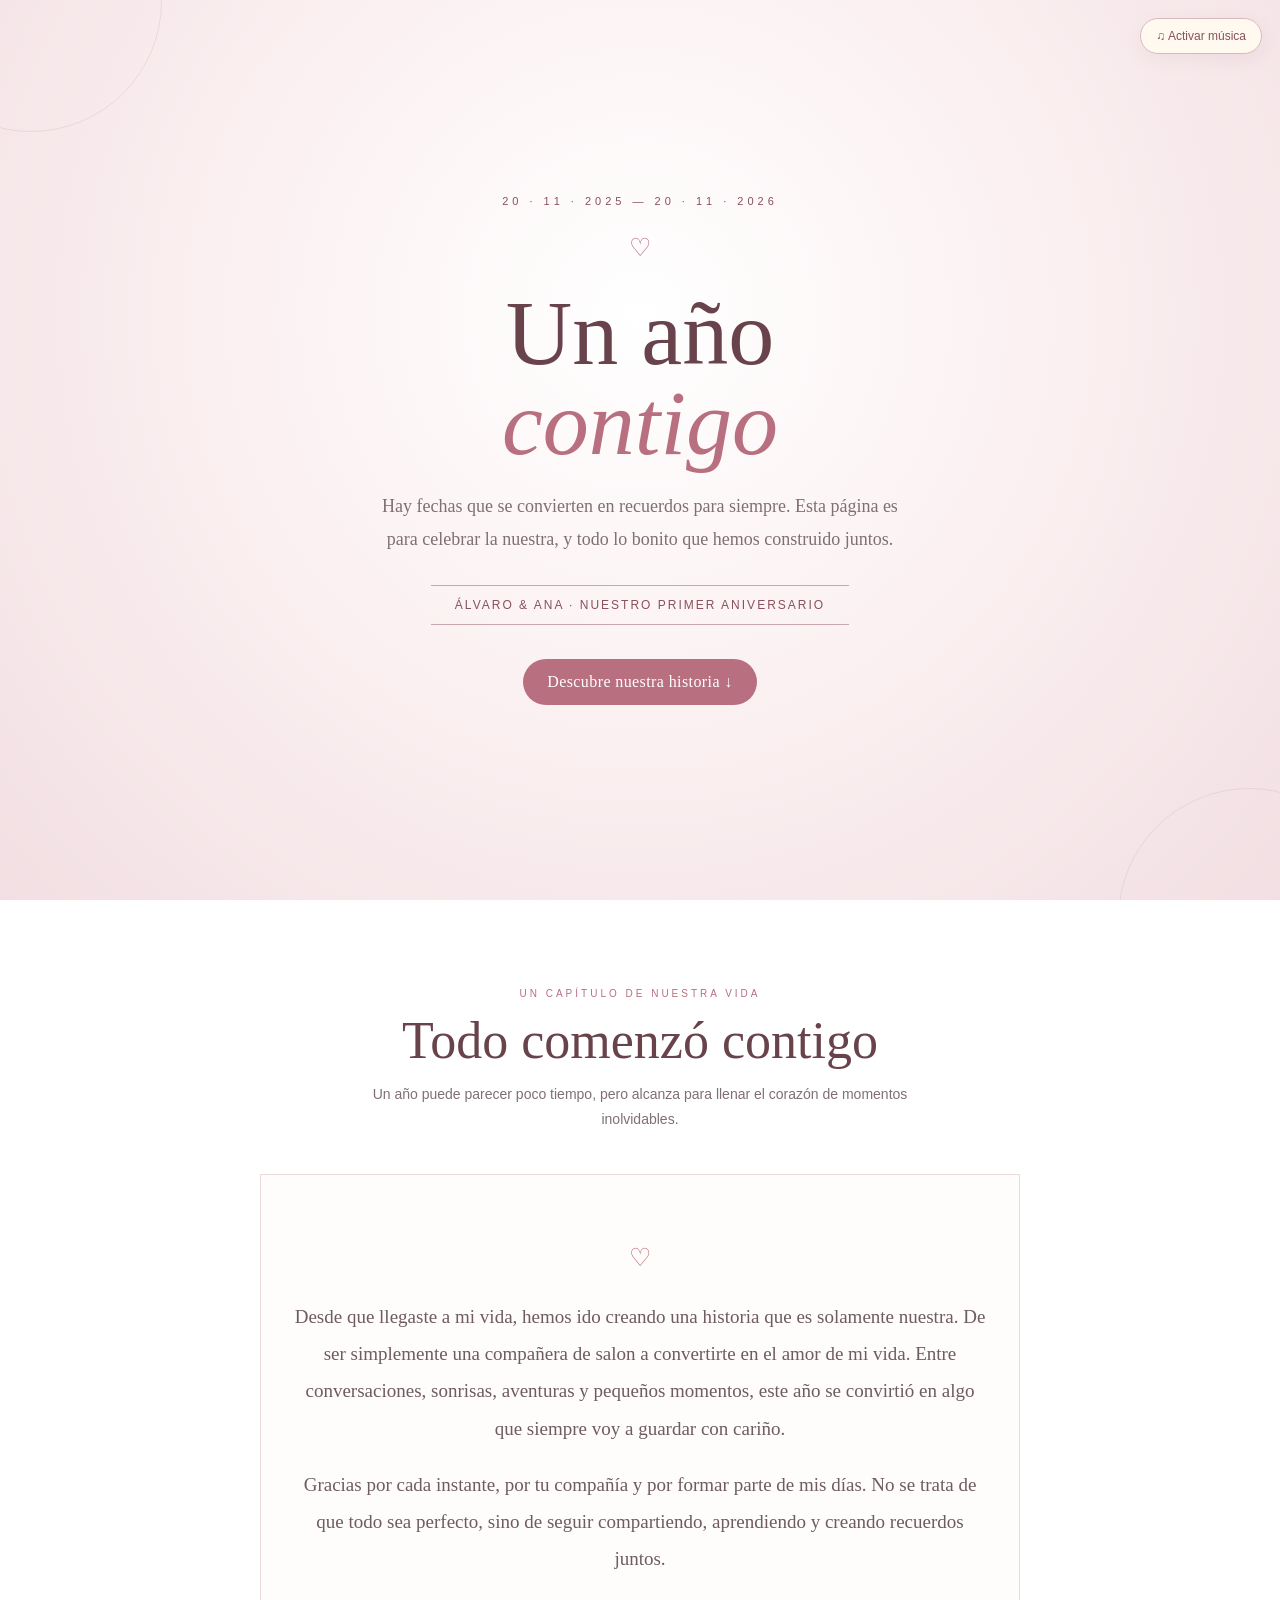
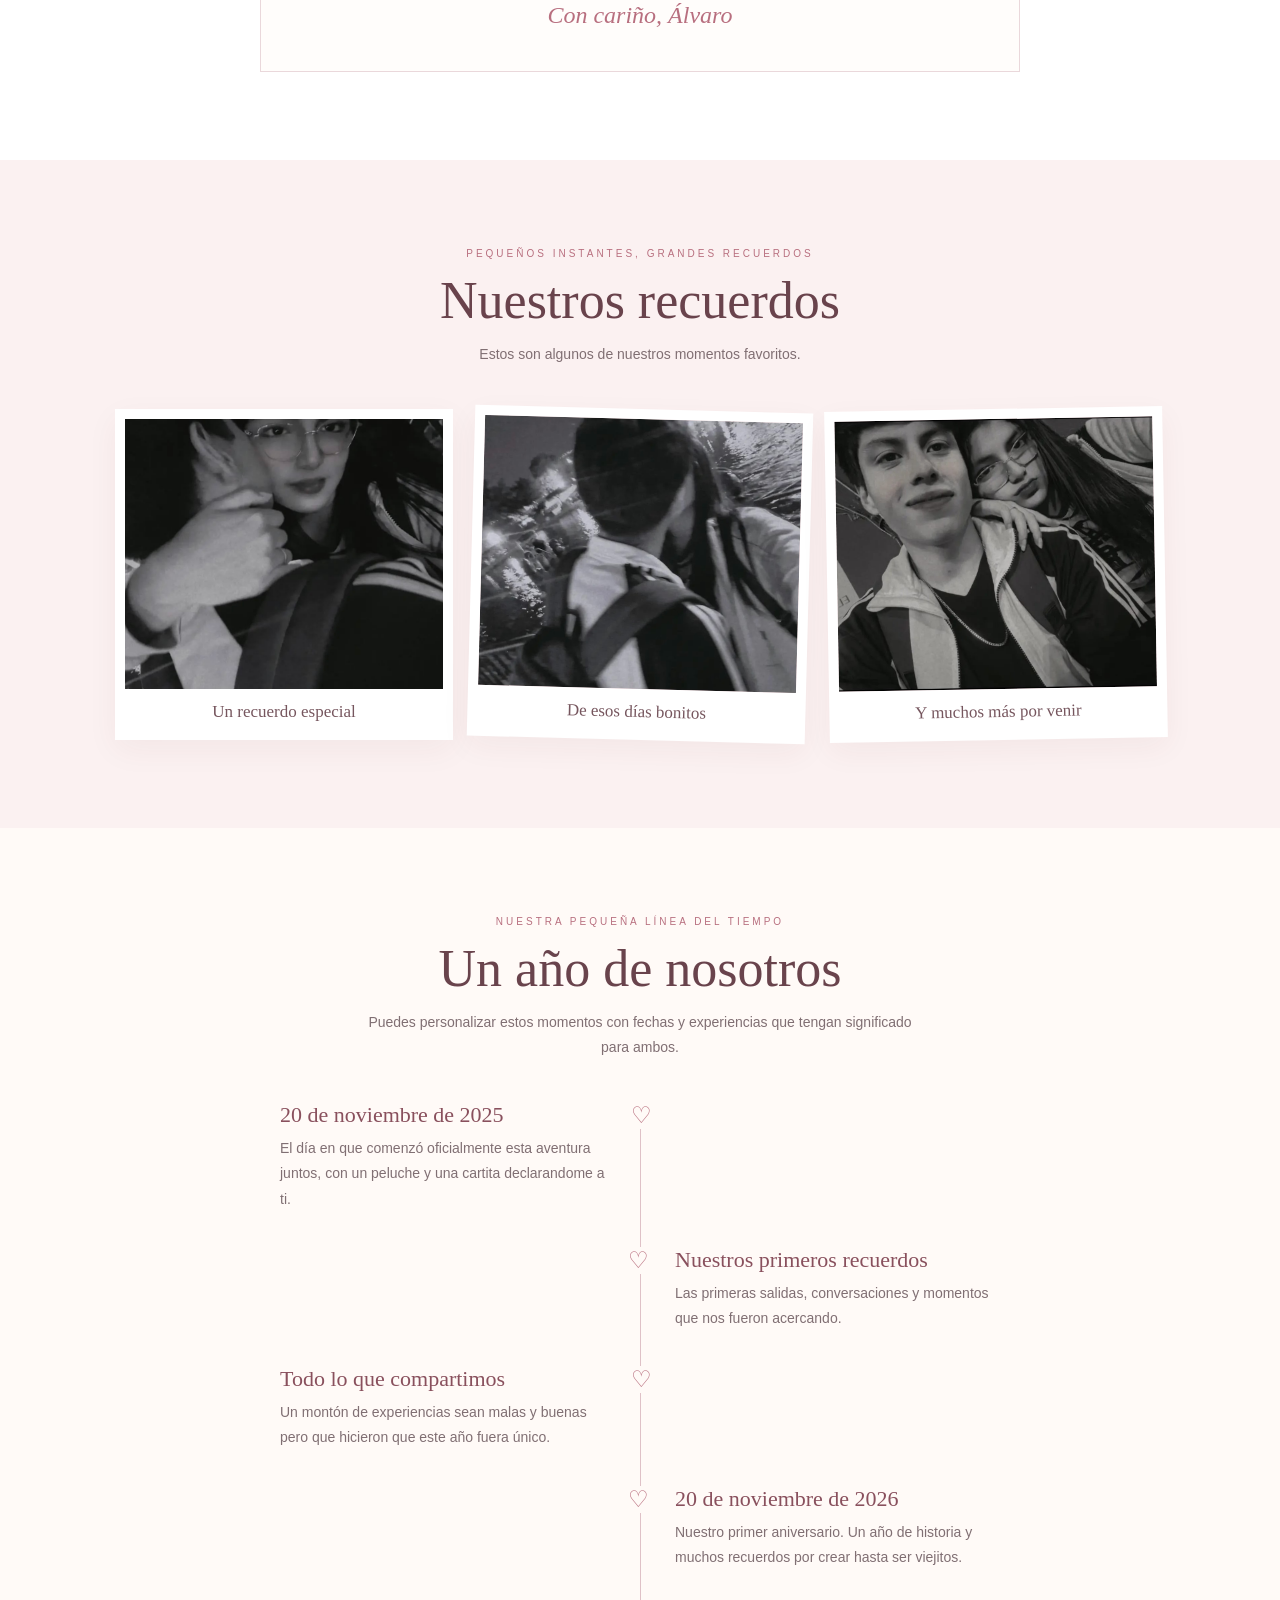
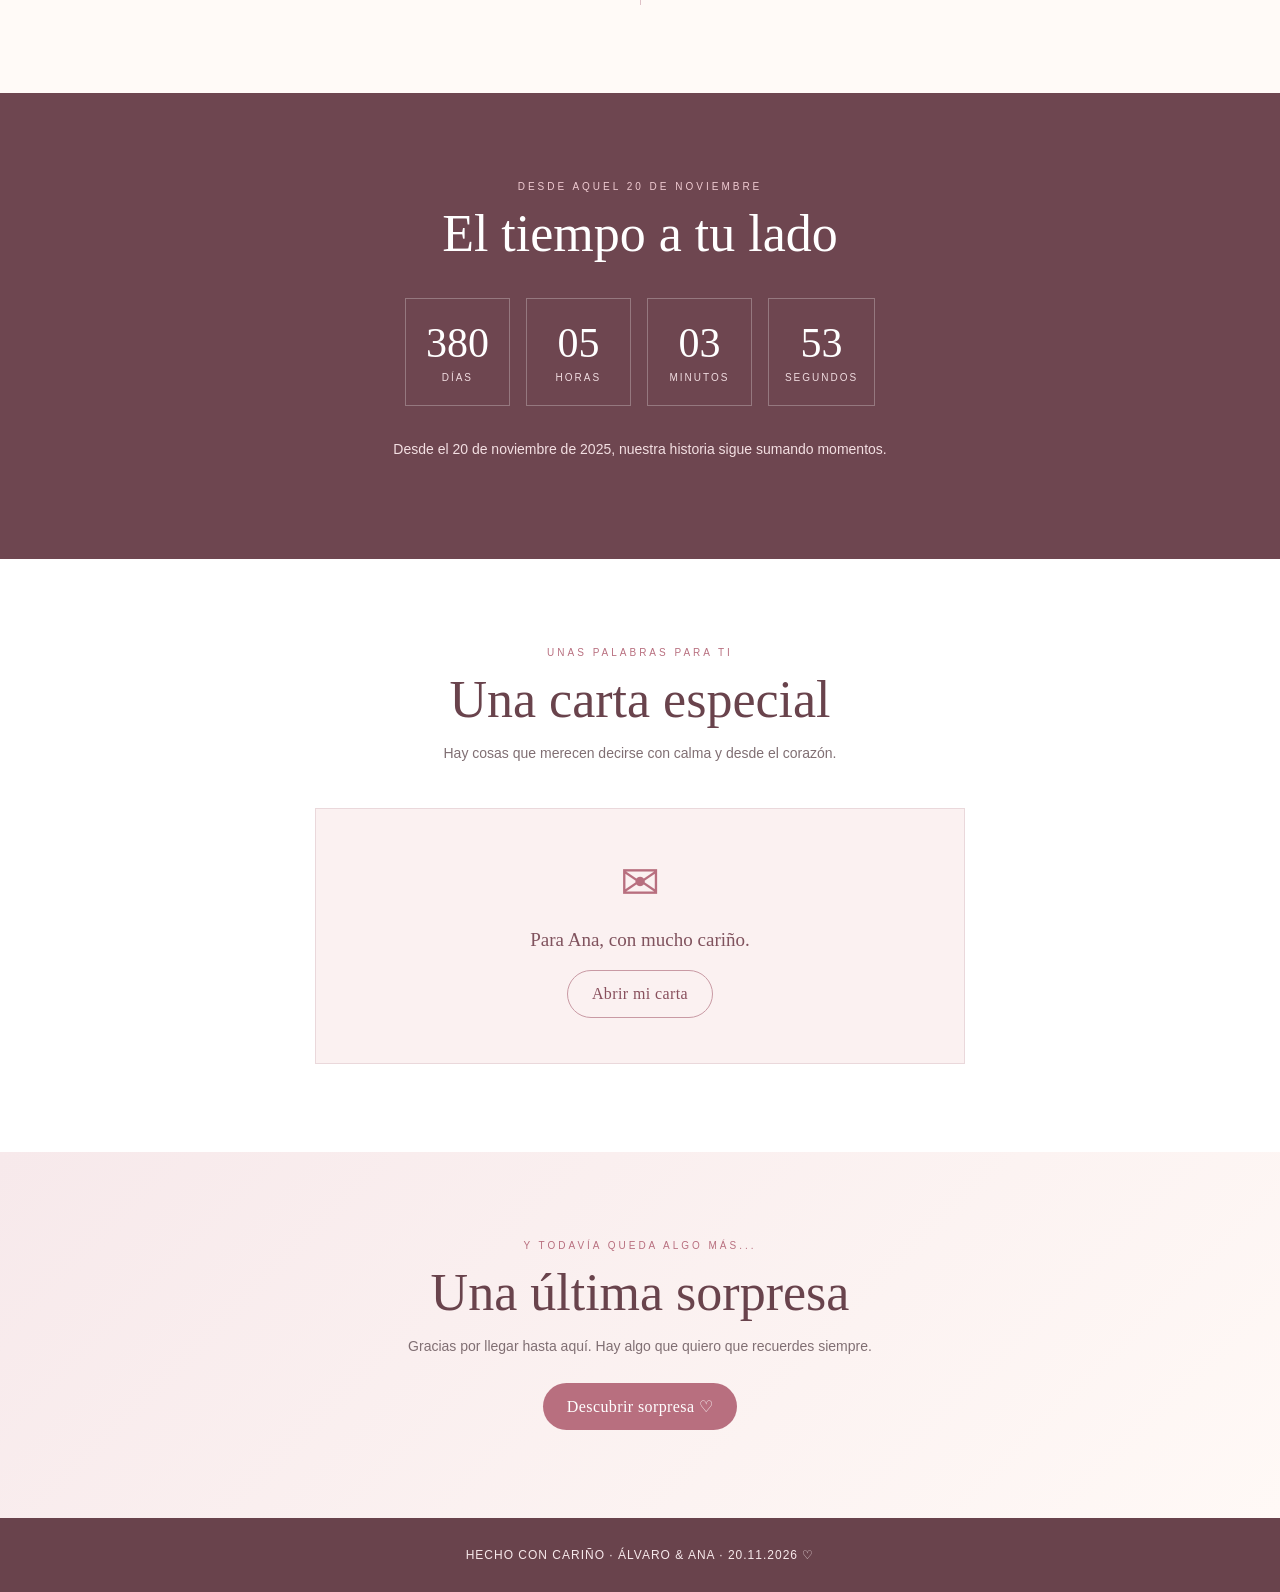
<file: index.html>
<!DOCTYPE html>
<html lang="es">
<head>
    <meta charset="UTF-8">
    <meta name="viewport" content="width=device-width, initial-scale=1.0">
    <title>Nuestra historia ❤️</title>
    <meta http-equiv="refresh" content="0; url=./aniversario_alvaro_ana/">
</head>
<body>
    <p>Abriendo nuestra historia...</p>
    <a href="./aniversario_alvaro_ana/">Haz clic aquí si no te redirige.</a>
</body>
</html>
</file>
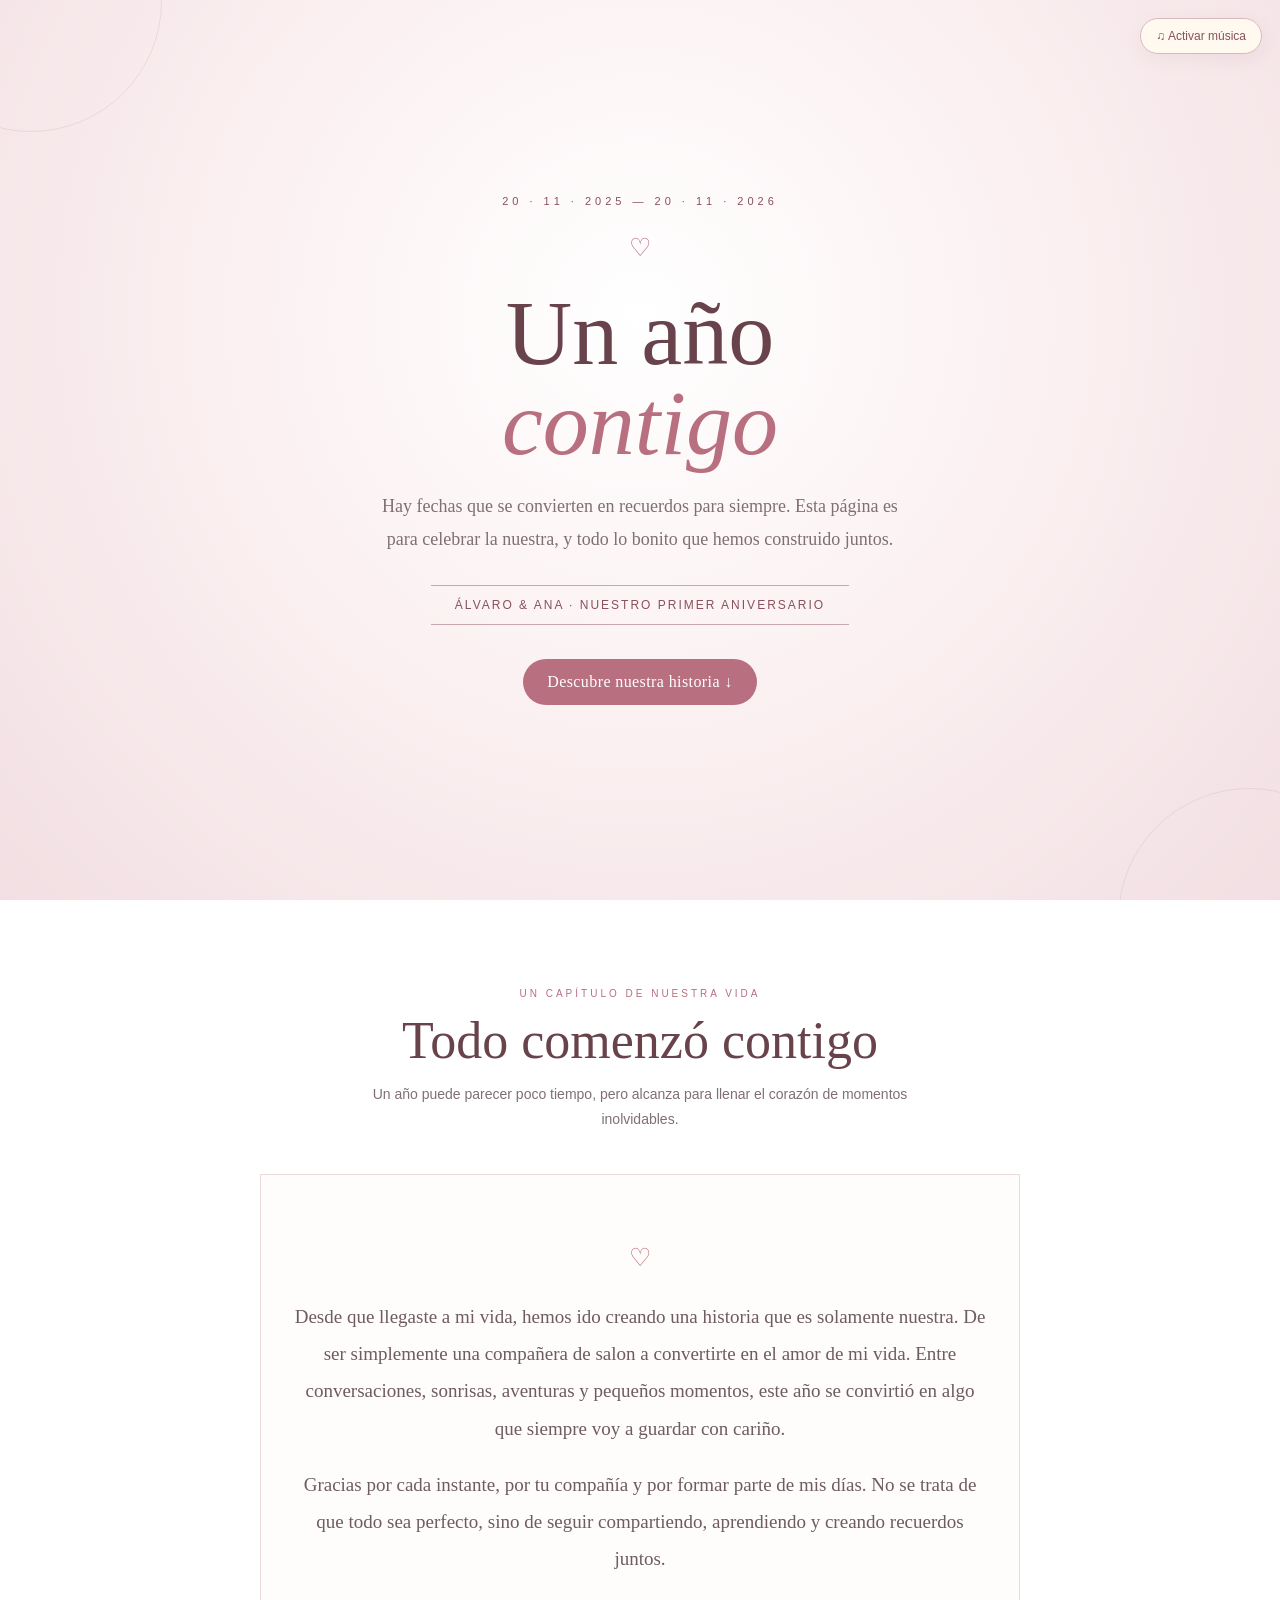
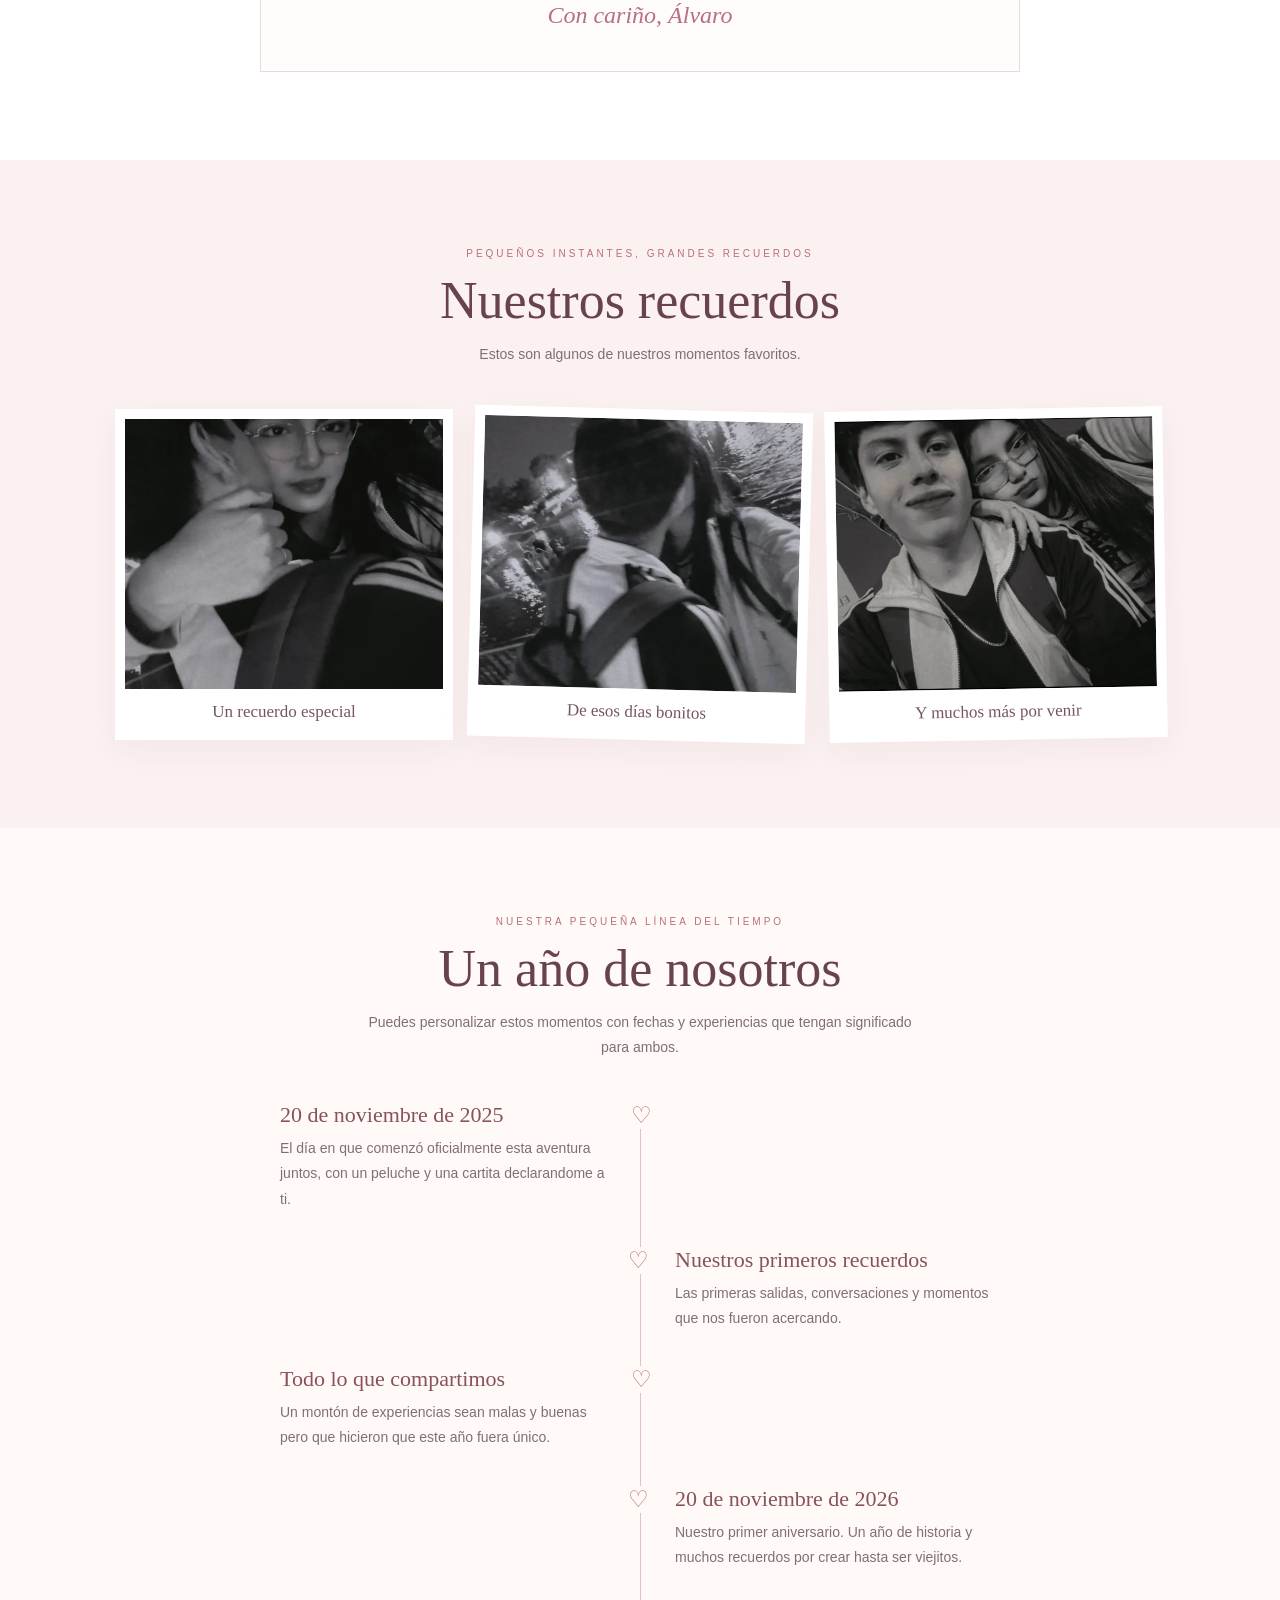
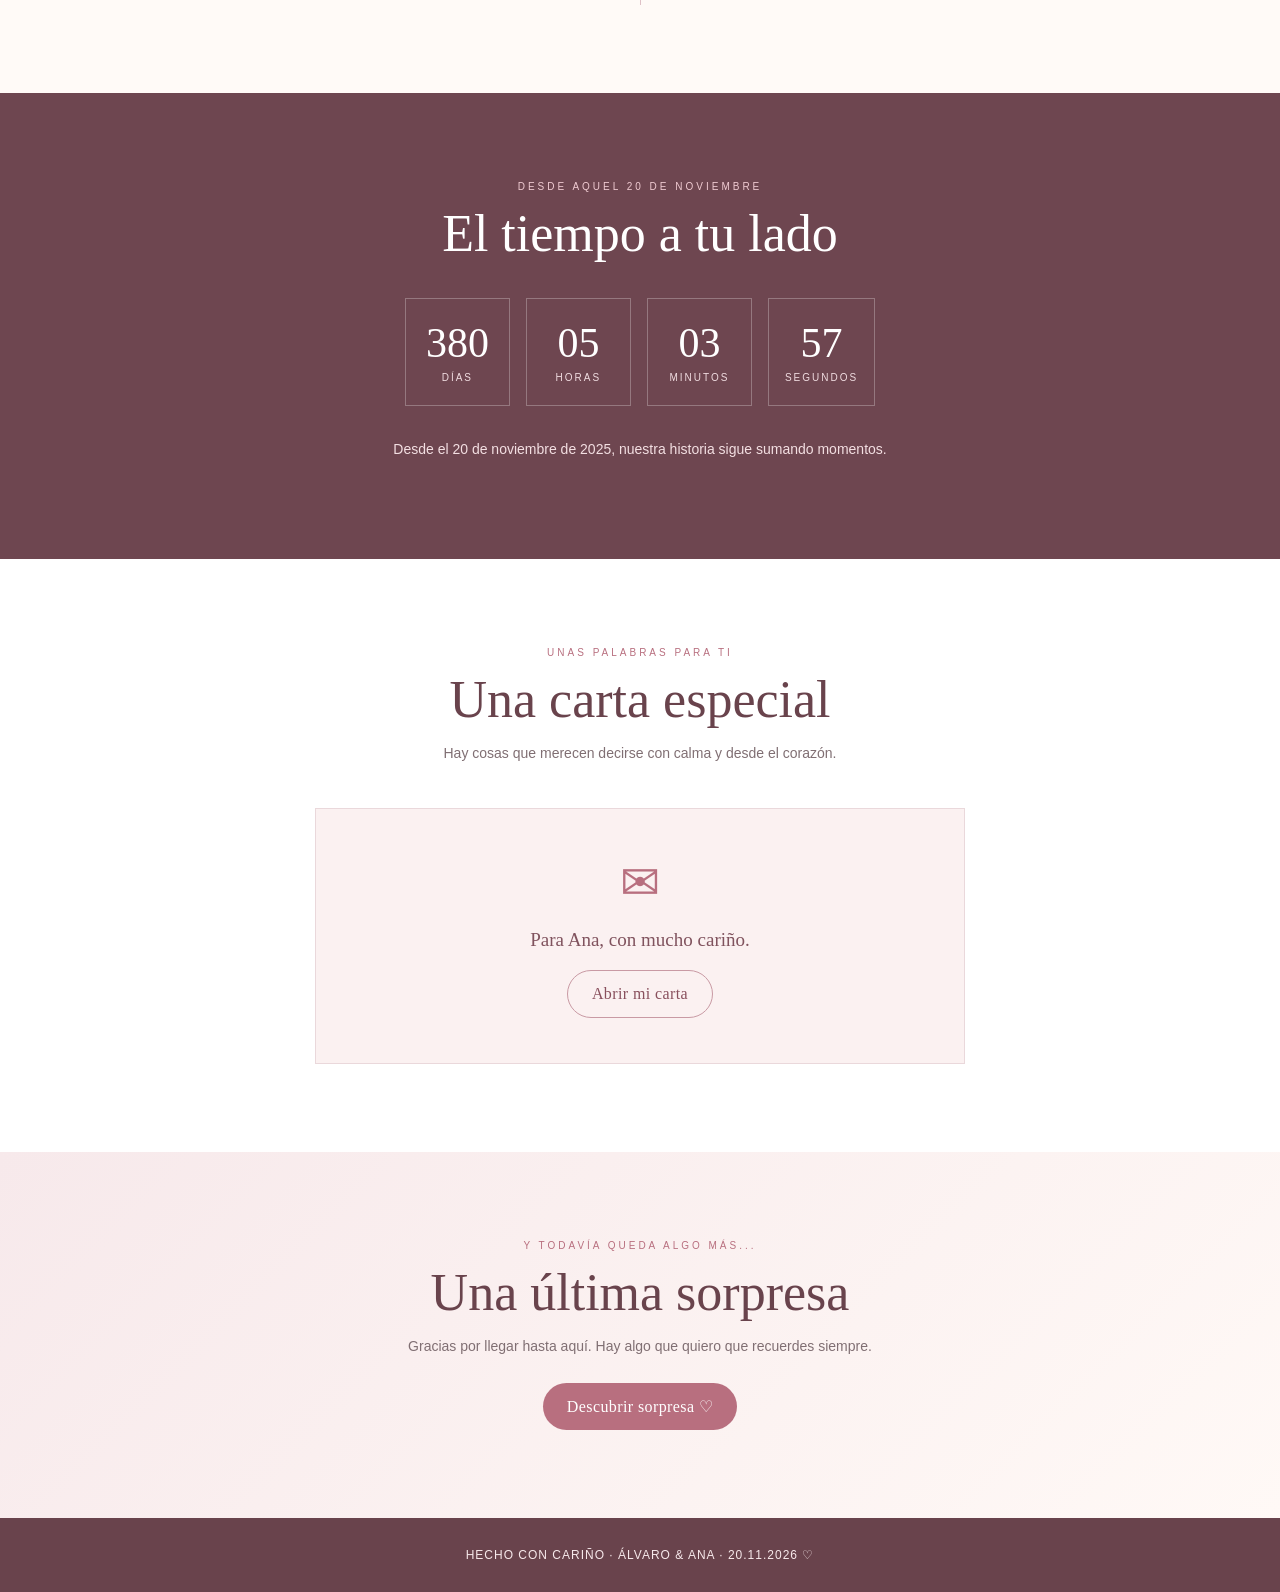
<file: aniversario_alvaro_ana/index.html>
<!DOCTYPE html>
<html lang="es">
<head>
  <meta charset="UTF-8">
  <meta name="viewport" content="width=device-width, initial-scale=1.0">
  <meta name="theme-color" content="#f8eef0">
  <title>Un año contigo | Álvaro & Ana</title>
  <link rel="stylesheet" href="style.css">
  <script src="script.js" defer></script>
</head>
<body>
  <audio id="backgroundMusic" loop>
    <source src="audio/musica.mp3" type="audio/mpeg">
    Tu navegador no admite audio HTML5.
  </audio>
  <button class="music" id="musicButton" type="button">♫ Activar música</button>

  <header class="hero" id="inicio">
    <div class="hero-inner">
      <div class="eyebrow">20 · 11 · 2025 — 20 · 11 · 2026</div>
      <div class="heart">♡</div>
      <h1>Un año<br><em>contigo</em></h1>
      <p class="intro">Hay fechas que se convierten en recuerdos para siempre. Esta página es para celebrar la nuestra, y todo lo bonito que hemos construido juntos.</p>
      <div class="date-pill">ÁLVARO & ANA · NUESTRO PRIMER ANIVERSARIO</div>
      <div class="hero-link"><a class="btn" href="#historia">Descubre nuestra historia ↓</a></div>
    </div>
  </header>

  <section class="story" id="historia">
    <div class="wrap">
      <div class="section-head">
        <div class="kicker">Un capítulo de nuestra vida</div>
        <h2>Todo comenzó contigo</h2>
        <p>Un año puede parecer poco tiempo, pero alcanza para llenar el corazón de momentos inolvidables.</p>
      </div>
      <div class="story-card">
        <div class="heart">♡</div>
        <p>Desde que llegaste a mi vida, hemos ido creando una historia que es solamente nuestra. De ser simplemente una compañera de salon a convertirte en el amor de mi vida.
          Entre conversaciones, sonrisas, aventuras y pequeños momentos, este año se convirtió en algo que siempre voy a guardar con cariño.</p>
        <p>Gracias por cada instante, por tu compañía y por formar parte de mis días. No se trata de que todo sea perfecto, sino de seguir compartiendo, aprendiendo y creando recuerdos juntos.</p>
        <div class="signature">Con cariño, Álvaro</div>
      </div>
    </div>
  </section>

  <section class="gallery" id="recuerdos">
    <div class="wrap">
      <div class="section-head">
        <div class="kicker">Pequeños instantes, grandes recuerdos</div>
        <h2>Nuestros recuerdos</h2>
        <p>Estos son algunos de nuestros momentos favoritos.</p>
      </div>
      <div class="photos">
        <figure class="photo-card">
          <div class="photo-frame"><img src="imagenes/foto1.jpg" alt="Un recuerdo especial de Álvaro y Ana"></div>
          <figcaption class="caption">Un recuerdo especial</figcaption>
        </figure>
        <figure class="photo-card">
          <div class="photo-frame"><img src="imagenes/foto2.jpg" alt="Otro recuerdo de Álvaro y Ana"></div>
          <figcaption class="caption">De esos días bonitos</figcaption>
        </figure>
        <figure class="photo-card">
          <div class="photo-frame"><img src="imagenes/foto3.jpg" alt="Un momento juntos"></div>
          <figcaption class="caption">Y muchos más por venir</figcaption>
        </figure>
      </div>
    </div>
  </section>

  <section id="momentos">
    <div class="wrap">
      <div class="section-head">
        <div class="kicker">Nuestra pequeña línea del tiempo</div>
        <h2>Un año de nosotros</h2>
        <p>Puedes personalizar estos momentos con fechas y experiencias que tengan significado para ambos.</p>
      </div>
      <div class="timeline">
        <article class="moment"><h3>20 de noviembre de 2025</h3><p>El día en que comenzó oficialmente esta aventura juntos, con un peluche y una cartita declarandome a ti.</p></article>
        <article class="moment"><h3>Nuestros primeros recuerdos</h3><p>Las primeras salidas, conversaciones y momentos que nos fueron acercando.</p></article>
        <article class="moment"><h3>Todo lo que compartimos</h3><p>Un montón de experiencias sean malas y buenas pero que hicieron que este año fuera único.</p></article>
        <article class="moment"><h3>20 de noviembre de 2026</h3><p>Nuestro primer aniversario. Un año de historia y muchos recuerdos por crear hasta ser viejitos.</p></article>
      </div>
    </div>
  </section>

  <section class="counter">
    <div class="wrap">
      <div class="kicker">Desde aquel 20 de noviembre</div>
      <h2>El tiempo a tu lado</h2>
      <div class="numbers">
        <div class="number"><strong id="days">0</strong><span>Días</span></div>
        <div class="number"><strong id="hours">00</strong><span>Horas</span></div>
        <div class="number"><strong id="minutes">00</strong><span>Minutos</span></div>
        <div class="number"><strong id="seconds">00</strong><span>Segundos</span></div>
      </div>
      <p class="counter-note" id="counterNote">Nuestra historia sigue sumando momentos.</p>
    </div>
  </section>

  <section class="letter" id="carta">
    <div class="wrap">
      <div class="section-head">
        <div class="kicker">Unas palabras para ti</div>
        <h2>Una carta especial</h2>
        <p>Hay cosas que merecen decirse con calma y desde el corazón.</p>
      </div>
      <div class="envelope">
        <div class="envelope-icon">✉</div>
        <p class="letter-recipient">Para Ana, con mucho cariño.</p>
        <button class="btn btn-outline" id="openLetter" type="button">Abrir mi carta</button>
        <div class="letter-text" id="letterText">
Ana:

Hoy celebramos nuestro primer año juntos y quería regalarte algo diferente: un pequeño espacio donde guardar un pedacito de nuestra historia, algo que quiero que recuerdes con amor y con un toque distinto.

Gracias por las risas, las conversaciones, los momentos especiales y también por todo lo que hemos aprendido durante este tiempo. Cada recuerdo tiene un lugar importante para mí.

Deseo que sigamos construyendo nuestra historia con cariño, respeto, paciencia y muchas nuevas experiencias, se que puede ser complicado por todos los problemas que hemos pasado pero eso nos a enseñado a mejorar para no rendirnos. Este primer año es solo un capítulo de todo lo que todavía podemos vivir.

Feliz primer aniversario mi amor. ❤️

Con cariño,
Álvaro
        </div>
      </div>
    </div>
  </section>

  <section class="surprise" id="sorpresa">
    <div class="wrap surprise-box">
      <div class="kicker">Y todavía queda algo más...</div>
      <h2>Una última sorpresa</h2>
      <p class="surprise-intro">Gracias por llegar hasta aquí. Hay algo que quiero que recuerdes siempre.</p>
      <button class="btn" id="surpriseButton" type="button">Descubrir sorpresa ♡</button>
      <div class="surprise-message" id="surpriseMessage"> Mi amor , si pudiera volver al día en que comenzó nuestra historia, volvería a elegir ese mismo salon, ese mismo grupo, y esas ganas de saber quien era esa chica tan hermosa para volver a vivir momentos contigo. Feliz primer año, y que nunca nos falten motivos para seguir sonriendo juntos. ❤️</div>
    </div>
  </section>

  <footer>HECHO CON CARIÑO · ÁLVARO & ANA · 20.11.2026 ♡</footer>
</body>
</html>
</file>
<file: aniversario_alvaro_ana/style.css>
/* ==========================
   ESTILOS - ANIVERSARIO
   Cambia estos colores para personalizar la página.
   ========================== */
:root {
  --cream: #fffaf7;
  --rose: #b86f7f;
  --rose-dark: #89505d;
  --pink: #f1dce0;
  --ink: #34272b;
  --muted: #806f73;
  --gold: #c5a36b;
  --white: #fff;
}

* { box-sizing: border-box; }
html { scroll-behavior: smooth; }
body {
  margin: 0;
  background: var(--cream);
  color: var(--ink);
  font-family: Georgia, "Times New Roman", serif;
}
button { font: inherit; cursor: pointer; }

.hero {
  min-height: 100vh;
  min-height: 100svh;
  display: grid;
  place-items: center;
  text-align: center;
  padding: 36px 20px;
  position: relative;
  overflow: hidden;
  background: radial-gradient(circle at 50% 35%, #fff 0, #fbf0f1 48%, #f2dfe3 100%);
}
.hero::before, .hero::after {
  content: "";
  position: absolute;
  width: 260px;
  height: 260px;
  border: 1px solid #d9b9bf66;
  border-radius: 50%;
}
.hero::before { top: -130px; left: -100px; }
.hero::after { bottom: -150px; right: -100px; }
.hero-inner { max-width: 760px; position: relative; z-index: 1; }
.eyebrow, .kicker {
  font: 11px Arial, sans-serif;
  letter-spacing: 4px;
  text-transform: uppercase;
  color: var(--rose-dark);
}
h1 {
  font-size: clamp(48px, 9vw, 92px);
  font-weight: 400;
  line-height: .98;
  margin: 22px 0;
  color: #69434c;
}
h1 em { font-weight: 400; color: var(--rose); }
.intro {
  font-size: 18px;
  line-height: 1.8;
  color: var(--muted);
  max-width: 550px;
  margin: 22px auto 30px;
}
.heart { font-size: 25px; color: var(--rose); margin: 26px 0; }
.date-pill {
  display: inline-block;
  border-top: 1px solid #c9a7ae;
  border-bottom: 1px solid #c9a7ae;
  padding: 12px 24px;
  letter-spacing: 2px;
  font: 12px Arial, sans-serif;
  color: var(--rose-dark);
}
.hero-link { margin-top: 34px; }
.btn {
  display: inline-block;
  border: 0;
  border-radius: 30px;
  padding: 14px 24px;
  background: var(--rose);
  color: white;
  text-decoration: none;
  transition: .25s;
  letter-spacing: .4px;
}
.btn:hover { background: var(--rose-dark); transform: translateY(-2px); }
.btn-outline { background: transparent; color: var(--rose-dark); border: 1px solid #c99aa4; }
.btn-outline:hover { color: white; }

.music {
  position: fixed;
  z-index: 10;
  right: 18px;
  top: 18px;
  border: 1px solid #d8b8bf;
  background: #fffaf0ef;
  color: var(--rose-dark);
  border-radius: 30px;
  padding: 10px 15px;
  font: 12px Arial, sans-serif;
  box-shadow: 0 5px 20px #5b303010;
}
section { padding: 88px 20px; }
.wrap { max-width: 1050px; margin: auto; }
.section-head { text-align: center; margin-bottom: 42px; }
.kicker { font-size: 10px; letter-spacing: 3px; color: var(--rose); }
h2 { font-size: clamp(34px, 5vw, 52px); font-weight: 400; margin: 12px 0; color: #69434c; }
.section-head p, .surprise-intro {
  font: 14px/1.8 Arial, sans-serif;
  color: var(--muted);
  max-width: 570px;
  margin: 0 auto;
}

.story, .letter { background: #fff; }
.story-card {
  max-width: 760px;
  margin: auto;
  text-align: center;
  padding: 42px 30px;
  border: 1px solid #ead8db;
  background: #fffdfb;
}
.story-card p { font-size: 19px; line-height: 1.95; color: #6e5c60; }
.signature { font-style: italic; color: var(--rose); font-size: 24px; margin-top: 25px; }

.gallery { background: #fbf1f1; }
.photos { display: grid; grid-template-columns: repeat(3, 1fr); gap: 18px; }
.photo-card {
  margin: 0;
  background: white;
  padding: 10px 10px 18px;
  box-shadow: 0 10px 30px #5d30300d;
  transform: rotate(var(--tilt, 0deg));
}
.photo-card:nth-child(2) { --tilt: 1.5deg; }
.photo-card:nth-child(3) { --tilt: -1deg; }
.photo-frame {
  height: 270px;
  background: linear-gradient(135deg, #f5e3e5, #ead0d5);
  overflow: hidden;
}
.photo-frame img { width: 100%; height: 100%; object-fit: cover; display: block; }
.caption { text-align: center; font-size: 17px; color: #76565e; padding-top: 13px; }
.photo-help { text-align: center; margin: 28px auto 0; color: var(--muted); font: 13px/1.7 Arial, sans-serif; }

.timeline { max-width: 720px; margin: auto; position: relative; }
.timeline::before {
  content: "";
  position: absolute;
  left: 50%;
  top: 0;
  bottom: 0;
  width: 1px;
  background: #dfc1c7;
}
.moment { width: 50%; padding: 0 35px 35px 0; position: relative; }
.moment:nth-child(even) { margin-left: 50%; padding: 0 0 35px 35px; }
.moment::after {
  content: "♡";
  position: absolute;
  right: -12px;
  top: 0;
  color: var(--rose);
  background: var(--cream);
  font-size: 23px;
}
.moment:nth-child(even)::after { right: auto; left: -12px; }
.moment h3 { font-size: 22px; font-weight: 400; color: var(--rose-dark); margin: 0 0 8px; }
.moment p { font: 14px/1.8 Arial, sans-serif; color: var(--muted); margin: 0; }

.counter { background: #6e4650; color: #fff; text-align: center; }
.counter h2 { color: #fff; }
.counter .kicker { color: #f0cbd2; }
.numbers { display: flex; justify-content: center; gap: 16px; flex-wrap: wrap; margin: 35px 0; }
.number { min-width: 105px; padding: 20px 16px; border: 1px solid #ffffff45; }
.number strong { display: block; font-size: 42px; font-weight: 400; }
.number span { font: 10px Arial, sans-serif; letter-spacing: 2px; text-transform: uppercase; color: #f0dce0; }
.counter-note { font: 14px Arial, sans-serif; color: #f3dfe2; }

.envelope {
  max-width: 650px;
  margin: auto;
  text-align: center;
  background: #fbf1f1;
  padding: 45px 25px;
  border: 1px solid #ead8db;
}
.envelope-icon { font-size: 48px; color: var(--rose); }
.letter-recipient { font-size: 19px; color: #80535e; }
.letter-text {
  display: none;
  text-align: left;
  background: #fffdfb;
  padding: 28px;
  margin-top: 25px;
  border: 1px solid #ead8db;
  font-size: 18px;
  line-height: 1.9;
  color: #6e5c60;
  white-space: pre-line;
}
.letter-text.show, .surprise-message.show { display: block; animation: fade .7s ease; }

.surprise { background: linear-gradient(135deg, #f7e9eb, #fff9f6); text-align: center; }
.surprise-box { max-width: 680px; margin: auto; }
.surprise-intro { margin: 0 auto 24px; }
.surprise-message {
  display: none;
  margin: 25px auto 0;
  padding: 28px;
  border: 1px solid #d9b8bf;
  background: #fffdfb;
  font-size: 23px;
  line-height: 1.7;
  color: #80535e;
}
footer {
  text-align: center;
  padding: 30px 20px;
  background: #69434c;
  color: #f7e9eb;
  font: 12px Arial, sans-serif;
  letter-spacing: 1px;
}
@keyframes fade {
  from { opacity: 0; transform: translateY(12px); }
  to { opacity: 1; transform: translateY(0); }
}

@media (max-width: 700px) {
  section { padding: 68px 18px; }
  .photos { grid-template-columns: 1fr; max-width: 420px; margin: auto; }
  .photo-frame { height: 320px; }
  .timeline::before { left: 8px; }
  .moment, .moment:nth-child(even) { width: 100%; margin-left: 0; padding: 0 0 30px 35px; }
  .moment::after, .moment:nth-child(even)::after { left: -3px; right: auto; }
  .intro { font-size: 16px; }
  .music { top: 12px; right: 12px; }
}
</file>
